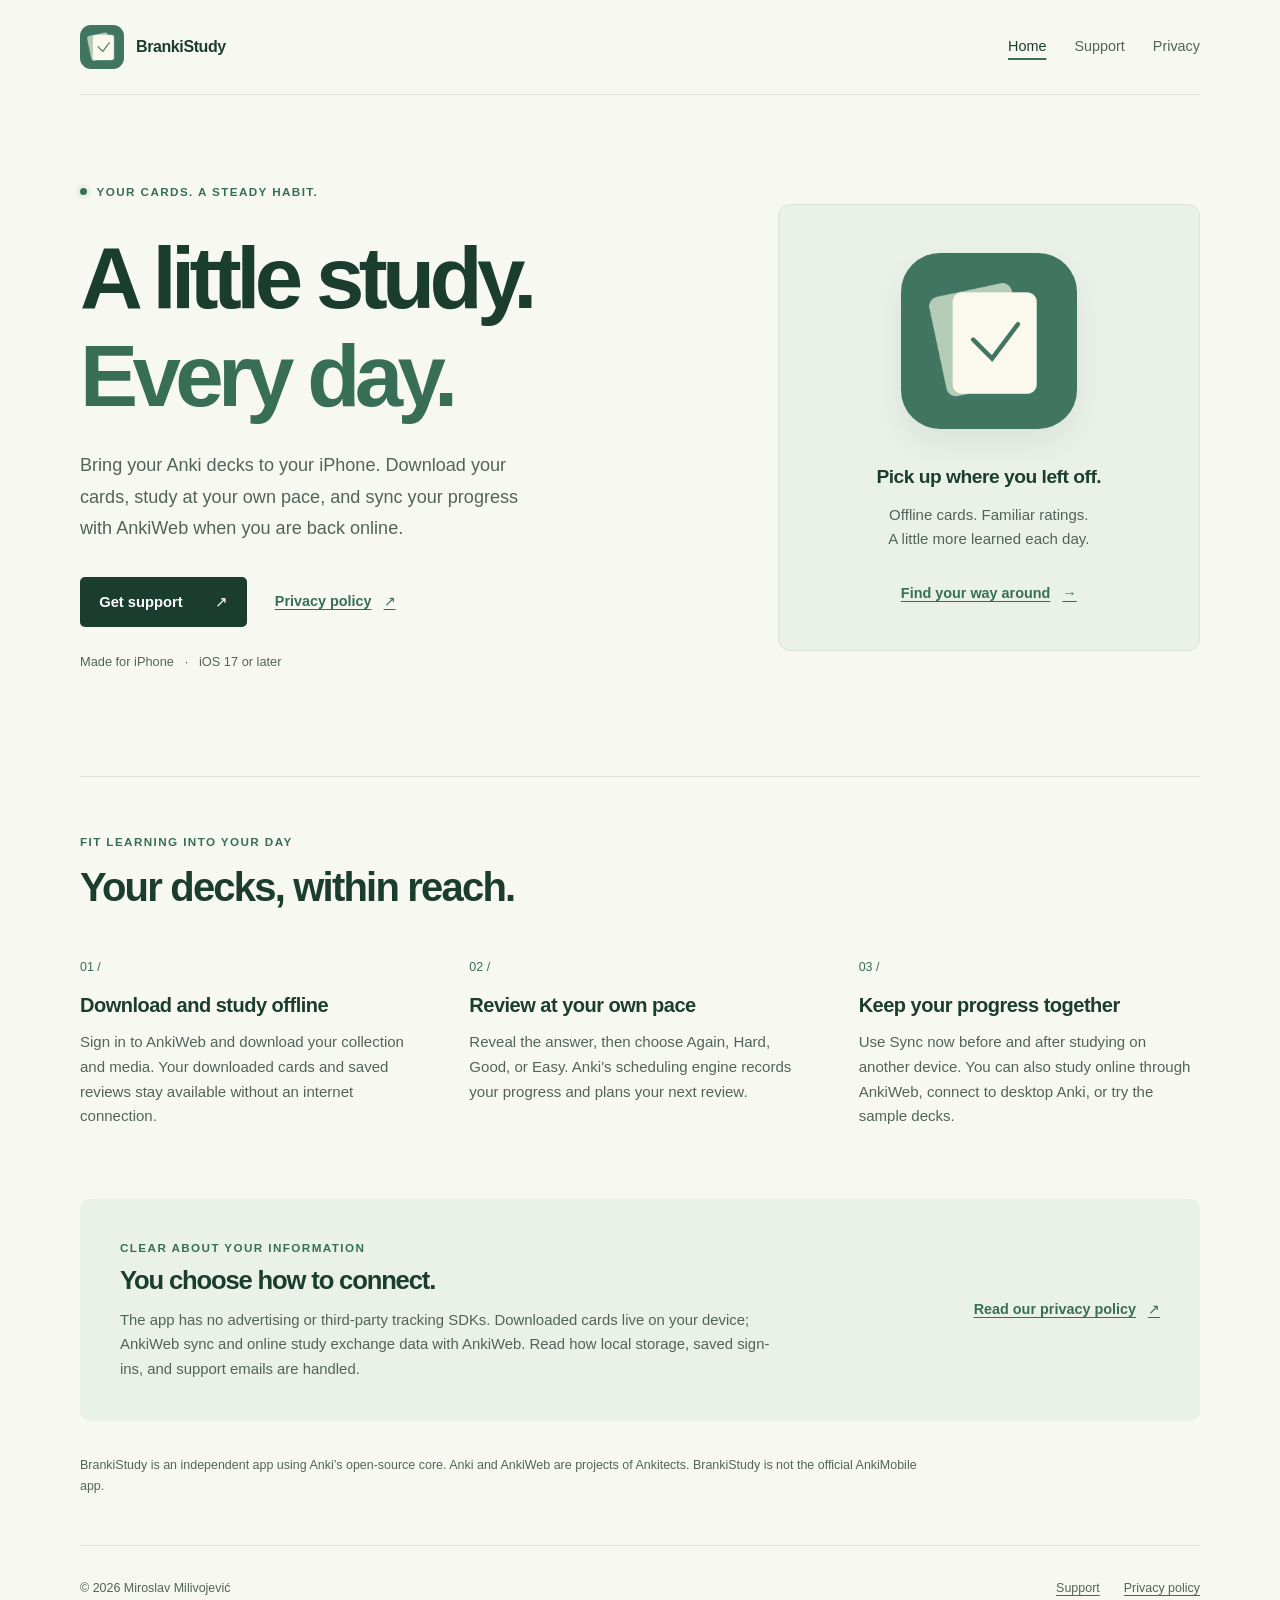
<file: index.html>
<!doctype html>
<html lang="en">
  <head>
    <meta charset="utf-8">
    <meta name="viewport" content="width=device-width, initial-scale=1">
    <meta name="description" content="BrankiStudy for iPhone. Study your Anki decks offline, sync with AnkiWeb, and keep your learning moving. Support and privacy information.">
    <meta name="theme-color" content="#386e57">
    <title>BrankiStudy — A little study. Every day.</title>
    <link rel="icon" type="image/png" href="assets/app-icon.png">
    <link rel="stylesheet" href="assets/styles.css">
  </head>
  <body>
    <a class="skip-link" href="#main">Skip to content</a>
    <header class="site-header wrap">
      <a class="brand" href="index.html" aria-label="BrankiStudy home">
        <img src="assets/app-icon.png" width="44" height="44" alt="">
        <span>BrankiStudy</span>
      </a>
      <nav aria-label="Main navigation">
        <a href="index.html" aria-current="page">Home</a>
        <a href="support.html">Support</a>
        <a href="privacy.html">Privacy</a>
      </nav>
    </header>

    <main id="main">
      <section class="hero wrap" aria-labelledby="hero-title">
        <div class="hero-copy">
          <p class="eyebrow"><span class="status-dot" aria-hidden="true"></span> Your cards. A steady habit.</p>
          <h1 id="hero-title">A little study.<br><span>Every day.</span></h1>
          <p class="hero-description">Bring your Anki decks to your iPhone. Download your cards, study at your own pace, and sync your progress with AnkiWeb when you are back online.</p>
          <div class="hero-actions">
            <a class="button" href="support.html">Get support <span aria-hidden="true">↗</span></a>
            <a class="text-link" href="privacy.html">Privacy policy <span aria-hidden="true">↗</span></a>
          </div>
          <p class="hero-note">Made for iPhone <span aria-hidden="true">·</span> iOS 17 or later</p>
        </div>
        <aside class="app-card" aria-label="About BrankiStudy">
          <img class="hero-icon" src="assets/app-icon.png" width="1024" height="1024" alt="BrankiStudy icon: two flashcards and a checkmark on a green background.">
          <p class="app-card-title">Pick up where you left off.</p>
          <p>Offline cards. Familiar ratings.<br>A little more learned each day.</p>
          <a class="text-link" href="support.html#getting-started">Find your way around <span aria-hidden="true">→</span></a>
        </aside>
      </section>

      <section class="how-section wrap" aria-labelledby="how-title">
        <div class="section-heading">
          <p class="eyebrow">Fit learning into your day</p>
          <h2 id="how-title">Your decks, within reach.</h2>
        </div>
        <div class="steps">
          <article>
            <span class="step-number" aria-hidden="true">01 /</span>
            <h3>Download and study offline</h3>
            <p>Sign in to AnkiWeb and download your collection and media. Your downloaded cards and saved reviews stay available without an internet connection.</p>
          </article>
          <article>
            <span class="step-number" aria-hidden="true">02 /</span>
            <h3>Review at your own pace</h3>
            <p>Reveal the answer, then choose Again, Hard, Good, or Easy. Anki’s scheduling engine records your progress and plans your next review.</p>
          </article>
          <article>
            <span class="step-number" aria-hidden="true">03 /</span>
            <h3>Keep your progress together</h3>
            <p>Use Sync now before and after studying on another device. You can also study online through AnkiWeb, connect to desktop Anki, or try the sample decks.</p>
          </article>
        </div>
      </section>

      <section class="privacy-band wrap" aria-labelledby="privacy-title">
        <div>
          <p class="eyebrow">Clear about your information</p>
          <h2 id="privacy-title">You choose how to connect.</h2>
          <p>The app has no advertising or third-party tracking SDKs. Downloaded cards live on your device; AnkiWeb sync and online study exchange data with AnkiWeb. Read how local storage, saved sign-ins, and support emails are handled.</p>
        </div>
        <a class="text-link" href="privacy.html">Read our privacy policy <span aria-hidden="true">↗</span></a>
      </section>

      <aside class="app-note wrap">
        <p>BrankiStudy is an independent app using Anki’s open-source core. Anki and AnkiWeb are projects of Ankitects. BrankiStudy is not the official AnkiMobile app.</p>
      </aside>
    </main>

    <footer class="site-footer wrap">
      <p>© 2026 Miroslav Milivojević</p>
      <div><a href="support.html">Support</a><a href="privacy.html">Privacy policy</a></div>
    </footer>
  </body>
</html>
</file>
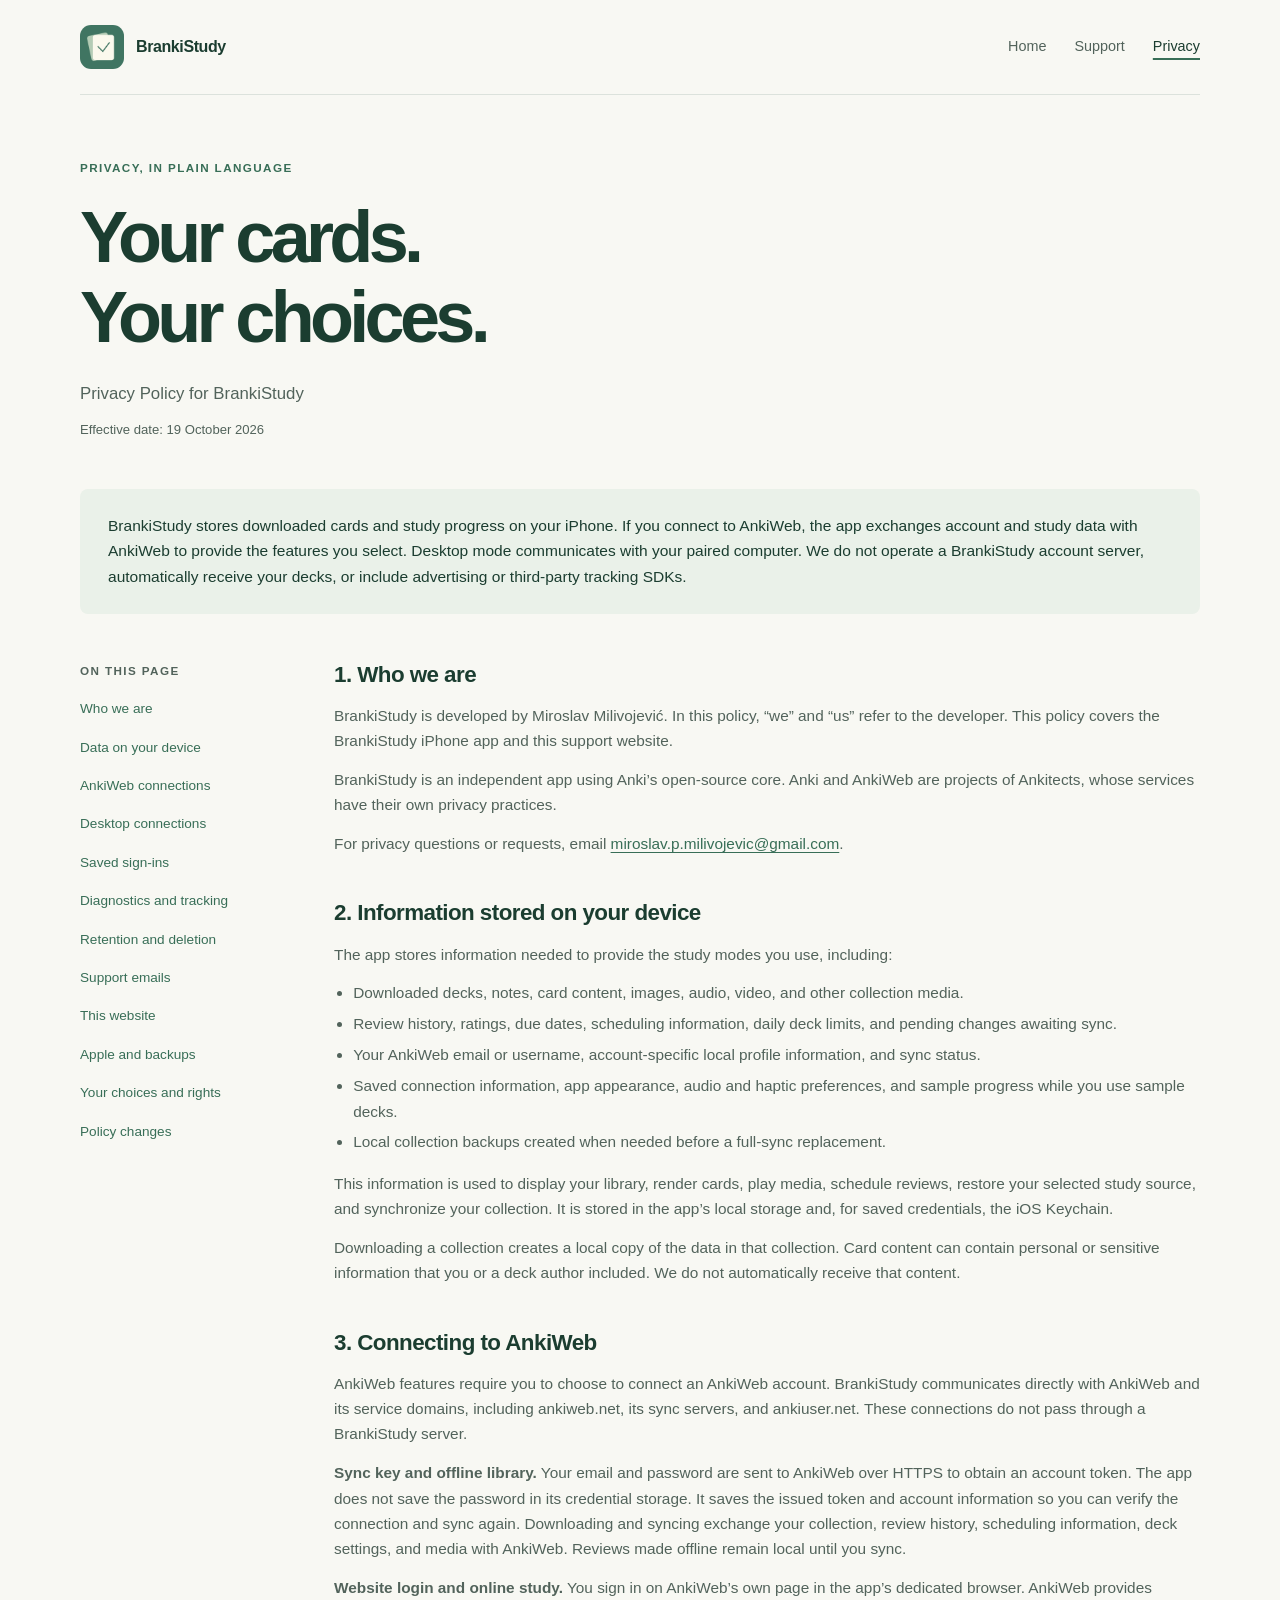
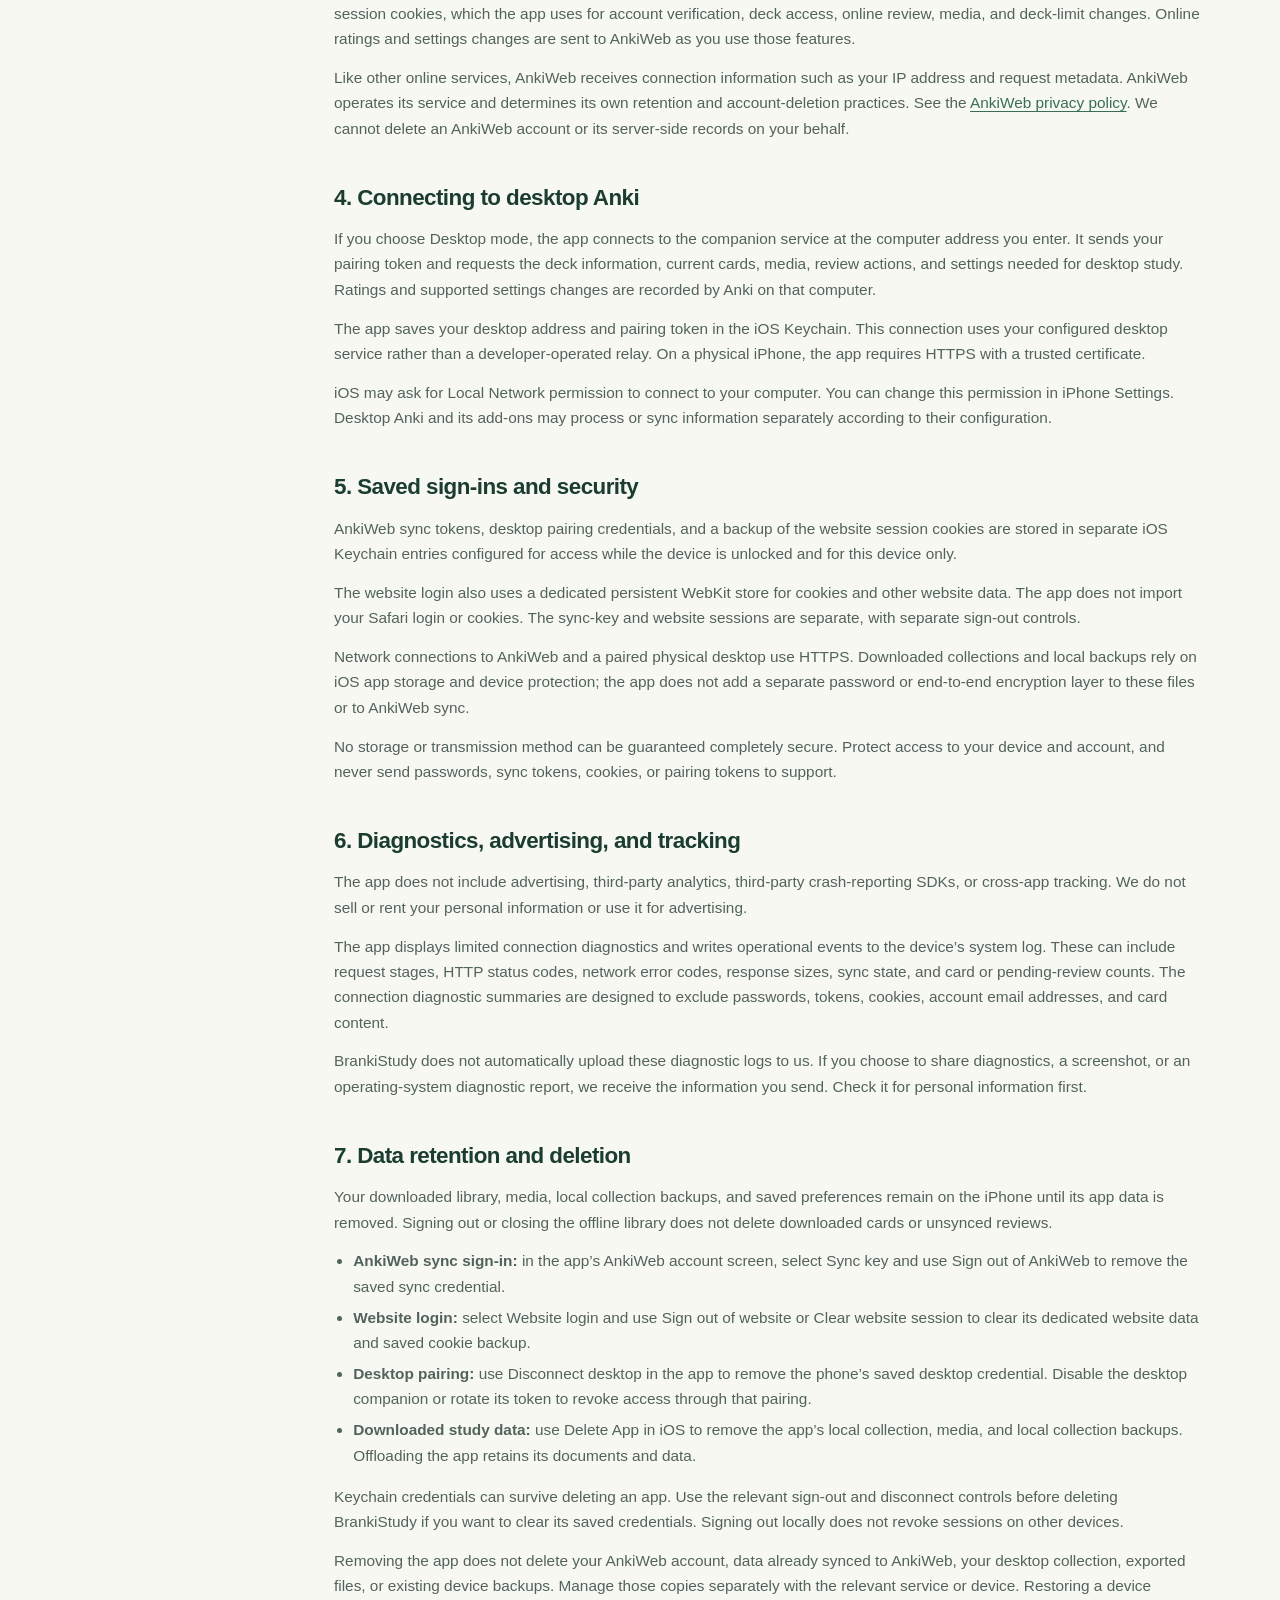
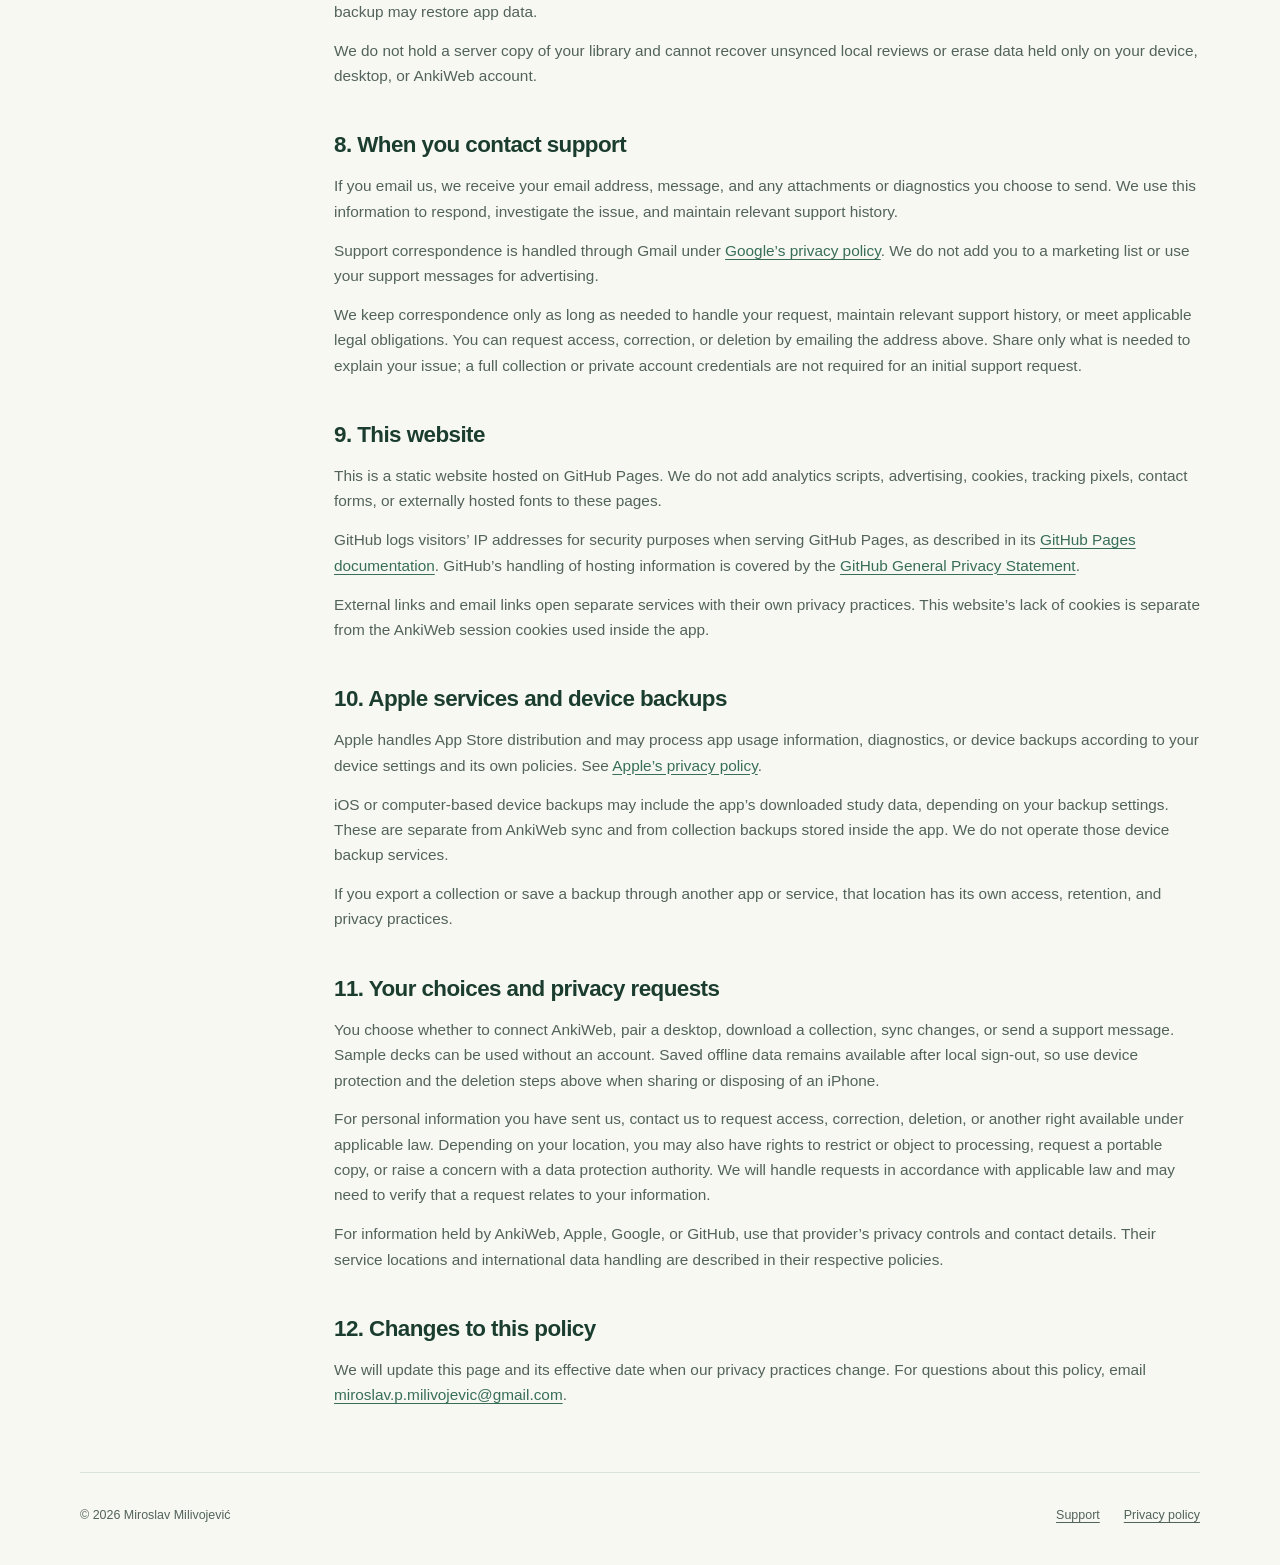
<file: privacy.html>
<!doctype html>
<html lang="en">
  <head>
    <meta charset="utf-8">
    <meta name="viewport" content="width=device-width, initial-scale=1">
    <meta name="description" content="BrankiStudy privacy policy: local study data, AnkiWeb sync and website sessions, desktop pairing, credentials, deletion, support email, and GitHub Pages hosting.">
    <meta name="theme-color" content="#386e57">
    <title>Privacy Policy — BrankiStudy</title>
    <link rel="icon" type="image/png" href="assets/app-icon.png">
    <link rel="stylesheet" href="assets/styles.css">
  </head>
  <body>
    <a class="skip-link" href="#main">Skip to content</a>
    <header class="site-header wrap">
      <a class="brand" href="index.html" aria-label="BrankiStudy home">
        <img src="assets/app-icon.png" width="44" height="44" alt="">
        <span>BrankiStudy</span>
      </a>
      <nav aria-label="Main navigation">
        <a href="index.html">Home</a>
        <a href="support.html">Support</a>
        <a href="privacy.html" aria-current="page">Privacy</a>
      </nav>
    </header>

    <main class="document policy wrap" id="main">
      <header class="page-heading">
        <p class="eyebrow">Privacy, in plain language</p>
        <h1>Your cards.<br>Your choices.</h1>
        <p class="policy-title">Privacy Policy for BrankiStudy</p>
        <p class="small">Effective date: <time datetime="2026-10-19">19 October 2026</time></p>
      </header>

      <aside class="policy-summary" aria-label="Privacy overview">
        <p>BrankiStudy stores downloaded cards and study progress on your iPhone. If you connect to AnkiWeb, the app exchanges account and study data with AnkiWeb to provide the features you select. Desktop mode communicates with your paired computer. We do not operate a BrankiStudy account server, automatically receive your decks, or include advertising or third-party tracking SDKs.</p>
      </aside>

      <div class="policy-layout">
        <nav class="policy-contents" aria-label="Privacy policy sections">
          <p class="eyebrow">On this page</p>
          <a href="#developer">Who we are</a>
          <a href="#local-data">Data on your device</a>
          <a href="#ankiweb">AnkiWeb connections</a>
          <a href="#desktop">Desktop connections</a>
          <a href="#credentials">Saved sign-ins</a>
          <a href="#diagnostics">Diagnostics and tracking</a>
          <a href="#retention">Retention and deletion</a>
          <a href="#support-emails">Support emails</a>
          <a href="#website">This website</a>
          <a href="#apple">Apple and backups</a>
          <a href="#choices">Your choices and rights</a>
          <a href="#changes">Policy changes</a>
        </nav>

        <article class="policy-body" aria-label="Full privacy policy">
          <section id="developer">
            <h2>1. Who we are</h2>
            <p>BrankiStudy is developed by Miroslav Milivojević. In this policy, “we” and “us” refer to the developer. This policy covers the BrankiStudy iPhone app and this support website.</p>
            <p>BrankiStudy is an independent app using Anki’s open-source core. Anki and AnkiWeb are projects of Ankitects, whose services have their own privacy practices.</p>
            <p>For privacy questions or requests, email <a href="mailto:miroslav.p.milivojevic@gmail.com?subject=BrankiStudy%20Privacy">miroslav.p.milivojevic@gmail.com</a>.</p>
          </section>

          <section id="local-data">
            <h2>2. Information stored on your device</h2>
            <p>The app stores information needed to provide the study modes you use, including:</p>
            <ul>
              <li>Downloaded decks, notes, card content, images, audio, video, and other collection media.</li>
              <li>Review history, ratings, due dates, scheduling information, daily deck limits, and pending changes awaiting sync.</li>
              <li>Your AnkiWeb email or username, account-specific local profile information, and sync status.</li>
              <li>Saved connection information, app appearance, audio and haptic preferences, and sample progress while you use sample decks.</li>
              <li>Local collection backups created when needed before a full-sync replacement.</li>
            </ul>
            <p>This information is used to display your library, render cards, play media, schedule reviews, restore your selected study source, and synchronize your collection. It is stored in the app’s local storage and, for saved credentials, the iOS Keychain.</p>
            <p>Downloading a collection creates a local copy of the data in that collection. Card content can contain personal or sensitive information that you or a deck author included. We do not automatically receive that content.</p>
          </section>

          <section id="ankiweb">
            <h2>3. Connecting to AnkiWeb</h2>
            <p>AnkiWeb features require you to choose to connect an AnkiWeb account. BrankiStudy communicates directly with AnkiWeb and its service domains, including ankiweb.net, its sync servers, and ankiuser.net. These connections do not pass through a BrankiStudy server.</p>
            <p><strong>Sync key and offline library.</strong> Your email and password are sent to AnkiWeb over HTTPS to obtain an account token. The app does not save the password in its credential storage. It saves the issued token and account information so you can verify the connection and sync again. Downloading and syncing exchange your collection, review history, scheduling information, deck settings, and media with AnkiWeb. Reviews made offline remain local until you sync.</p>
            <p><strong>Website login and online study.</strong> You sign in on AnkiWeb’s own page in the app’s dedicated browser. AnkiWeb provides session cookies, which the app uses for account verification, deck access, online review, media, and deck-limit changes. Online ratings and settings changes are sent to AnkiWeb as you use those features.</p>
            <p>Like other online services, AnkiWeb receives connection information such as your IP address and request metadata. AnkiWeb operates its service and determines its own retention and account-deletion practices. See the <a href="https://ankiweb.net/account/privacy">AnkiWeb privacy policy</a>. We cannot delete an AnkiWeb account or its server-side records on your behalf.</p>
          </section>

          <section id="desktop">
            <h2>4. Connecting to desktop Anki</h2>
            <p>If you choose Desktop mode, the app connects to the companion service at the computer address you enter. It sends your pairing token and requests the deck information, current cards, media, review actions, and settings needed for desktop study. Ratings and supported settings changes are recorded by Anki on that computer.</p>
            <p>The app saves your desktop address and pairing token in the iOS Keychain. This connection uses your configured desktop service rather than a developer-operated relay. On a physical iPhone, the app requires HTTPS with a trusted certificate.</p>
            <p>iOS may ask for Local Network permission to connect to your computer. You can change this permission in iPhone Settings. Desktop Anki and its add-ons may process or sync information separately according to their configuration.</p>
          </section>

          <section id="credentials">
            <h2>5. Saved sign-ins and security</h2>
            <p>AnkiWeb sync tokens, desktop pairing credentials, and a backup of the website session cookies are stored in separate iOS Keychain entries configured for access while the device is unlocked and for this device only.</p>
            <p>The website login also uses a dedicated persistent WebKit store for cookies and other website data. The app does not import your Safari login or cookies. The sync-key and website sessions are separate, with separate sign-out controls.</p>
            <p>Network connections to AnkiWeb and a paired physical desktop use HTTPS. Downloaded collections and local backups rely on iOS app storage and device protection; the app does not add a separate password or end-to-end encryption layer to these files or to AnkiWeb sync.</p>
            <p>No storage or transmission method can be guaranteed completely secure. Protect access to your device and account, and never send passwords, sync tokens, cookies, or pairing tokens to support.</p>
          </section>

          <section id="diagnostics">
            <h2>6. Diagnostics, advertising, and tracking</h2>
            <p>The app does not include advertising, third-party analytics, third-party crash-reporting SDKs, or cross-app tracking. We do not sell or rent your personal information or use it for advertising.</p>
            <p>The app displays limited connection diagnostics and writes operational events to the device’s system log. These can include request stages, HTTP status codes, network error codes, response sizes, sync state, and card or pending-review counts. The connection diagnostic summaries are designed to exclude passwords, tokens, cookies, account email addresses, and card content.</p>
            <p>BrankiStudy does not automatically upload these diagnostic logs to us. If you choose to share diagnostics, a screenshot, or an operating-system diagnostic report, we receive the information you send. Check it for personal information first.</p>
          </section>

          <section id="retention">
            <h2>7. Data retention and deletion</h2>
            <p>Your downloaded library, media, local collection backups, and saved preferences remain on the iPhone until its app data is removed. Signing out or closing the offline library does not delete downloaded cards or unsynced reviews.</p>
            <ul>
              <li><strong>AnkiWeb sync sign-in:</strong> in the app’s AnkiWeb account screen, select Sync key and use Sign out of AnkiWeb to remove the saved sync credential.</li>
              <li><strong>Website login:</strong> select Website login and use Sign out of website or Clear website session to clear its dedicated website data and saved cookie backup.</li>
              <li><strong>Desktop pairing:</strong> use Disconnect desktop in the app to remove the phone’s saved desktop credential. Disable the desktop companion or rotate its token to revoke access through that pairing.</li>
              <li><strong>Downloaded study data:</strong> use Delete App in iOS to remove the app’s local collection, media, and local collection backups. Offloading the app retains its documents and data.</li>
            </ul>
            <p>Keychain credentials can survive deleting an app. Use the relevant sign-out and disconnect controls before deleting BrankiStudy if you want to clear its saved credentials. Signing out locally does not revoke sessions on other devices.</p>
            <p>Removing the app does not delete your AnkiWeb account, data already synced to AnkiWeb, your desktop collection, exported files, or existing device backups. Manage those copies separately with the relevant service or device. Restoring a device backup may restore app data.</p>
            <p>We do not hold a server copy of your library and cannot recover unsynced local reviews or erase data held only on your device, desktop, or AnkiWeb account.</p>
          </section>

          <section id="support-emails">
            <h2>8. When you contact support</h2>
            <p>If you email us, we receive your email address, message, and any attachments or diagnostics you choose to send. We use this information to respond, investigate the issue, and maintain relevant support history.</p>
            <p>Support correspondence is handled through Gmail under <a href="https://policies.google.com/privacy">Google’s privacy policy</a>. We do not add you to a marketing list or use your support messages for advertising.</p>
            <p>We keep correspondence only as long as needed to handle your request, maintain relevant support history, or meet applicable legal obligations. You can request access, correction, or deletion by emailing the address above. Share only what is needed to explain your issue; a full collection or private account credentials are not required for an initial support request.</p>
          </section>

          <section id="website">
            <h2>9. This website</h2>
            <p>This is a static website hosted on GitHub Pages. We do not add analytics scripts, advertising, cookies, tracking pixels, contact forms, or externally hosted fonts to these pages.</p>
            <p>GitHub logs visitors’ IP addresses for security purposes when serving GitHub Pages, as described in its <a href="https://docs.github.com/en/pages/getting-started-with-github-pages/what-is-github-pages#data-collection">GitHub Pages documentation</a>. GitHub’s handling of hosting information is covered by the <a href="https://docs.github.com/en/site-policy/privacy-policies/github-general-privacy-statement">GitHub General Privacy Statement</a>.</p>
            <p>External links and email links open separate services with their own privacy practices. This website’s lack of cookies is separate from the AnkiWeb session cookies used inside the app.</p>
          </section>

          <section id="apple">
            <h2>10. Apple services and device backups</h2>
            <p>Apple handles App Store distribution and may process app usage information, diagnostics, or device backups according to your device settings and its own policies. See <a href="https://www.apple.com/legal/privacy/">Apple’s privacy policy</a>.</p>
            <p>iOS or computer-based device backups may include the app’s downloaded study data, depending on your backup settings. These are separate from AnkiWeb sync and from collection backups stored inside the app. We do not operate those device backup services.</p>
            <p>If you export a collection or save a backup through another app or service, that location has its own access, retention, and privacy practices.</p>
          </section>

          <section id="choices">
            <h2>11. Your choices and privacy requests</h2>
            <p>You choose whether to connect AnkiWeb, pair a desktop, download a collection, sync changes, or send a support message. Sample decks can be used without an account. Saved offline data remains available after local sign-out, so use device protection and the deletion steps above when sharing or disposing of an iPhone.</p>
            <p>For personal information you have sent us, contact us to request access, correction, deletion, or another right available under applicable law. Depending on your location, you may also have rights to restrict or object to processing, request a portable copy, or raise a concern with a data protection authority. We will handle requests in accordance with applicable law and may need to verify that a request relates to your information.</p>
            <p>For information held by AnkiWeb, Apple, Google, or GitHub, use that provider’s privacy controls and contact details. Their service locations and international data handling are described in their respective policies.</p>
          </section>

          <section id="changes">
            <h2>12. Changes to this policy</h2>
            <p>We will update this page and its effective date when our privacy practices change. For questions about this policy, email <a href="mailto:miroslav.p.milivojevic@gmail.com?subject=BrankiStudy%20Privacy">miroslav.p.milivojevic@gmail.com</a>.</p>
          </section>
        </article>
      </div>
    </main>

    <footer class="site-footer wrap">
      <p>© 2026 Miroslav Milivojević</p>
      <div><a href="support.html">Support</a><a href="privacy.html" aria-current="page">Privacy policy</a></div>
    </footer>
  </body>
</html>
</file>
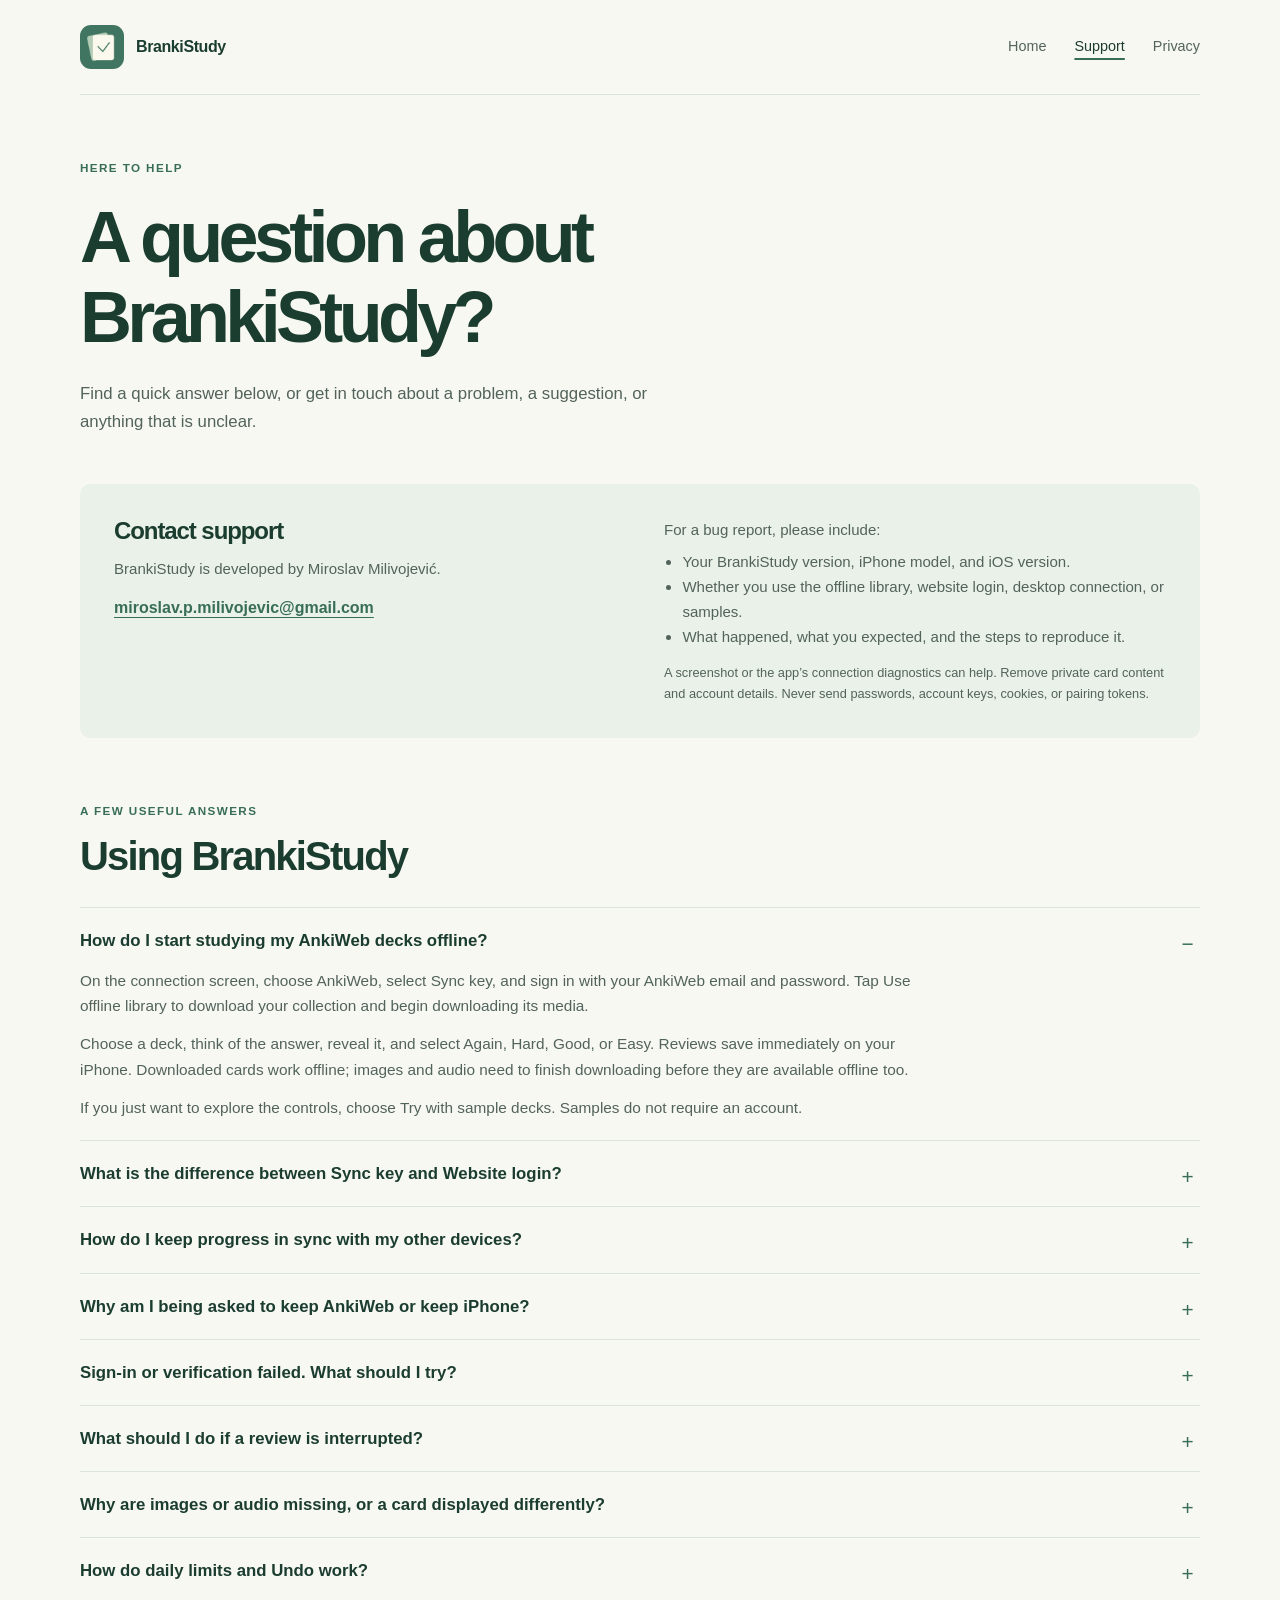
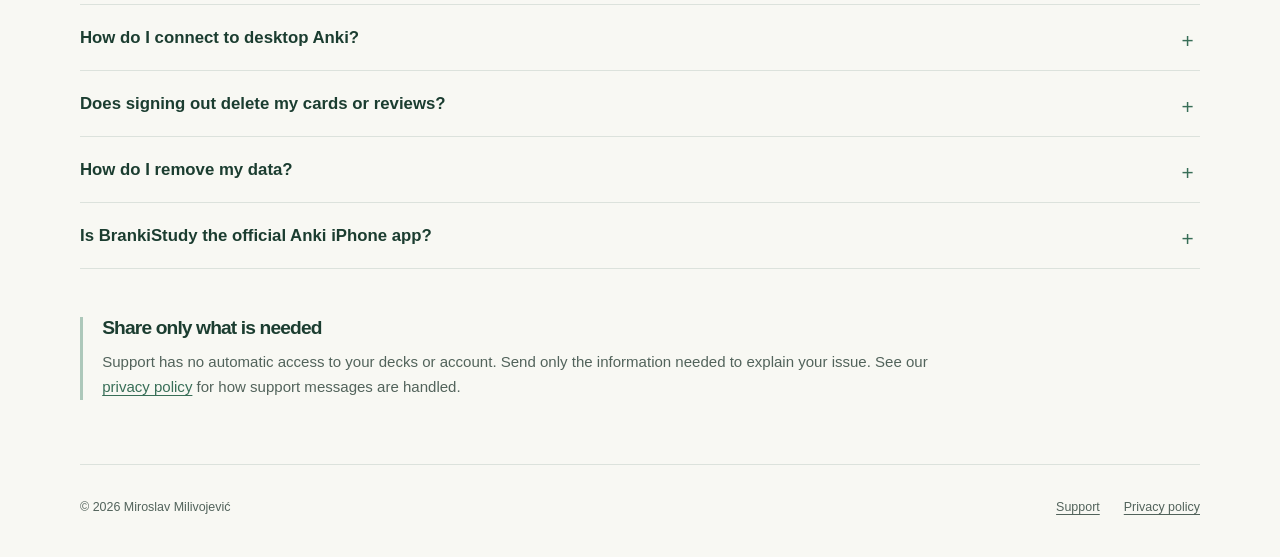
<file: support.html>
<!doctype html>
<html lang="en">
  <head>
    <meta charset="utf-8">
    <meta name="viewport" content="width=device-width, initial-scale=1">
    <meta name="description" content="Get help with BrankiStudy for iPhone: AnkiWeb sign-in, offline study, synchronization, daily limits, media, and saved data. Contact the developer.">
    <meta name="theme-color" content="#386e57">
    <title>Support — BrankiStudy</title>
    <link rel="icon" type="image/png" href="assets/app-icon.png">
    <link rel="stylesheet" href="assets/styles.css">
  </head>
  <body>
    <a class="skip-link" href="#main">Skip to content</a>
    <header class="site-header wrap">
      <a class="brand" href="index.html" aria-label="BrankiStudy home">
        <img src="assets/app-icon.png" width="44" height="44" alt="">
        <span>BrankiStudy</span>
      </a>
      <nav aria-label="Main navigation">
        <a href="index.html">Home</a>
        <a href="support.html" aria-current="page">Support</a>
        <a href="privacy.html">Privacy</a>
      </nav>
    </header>

    <main class="document wrap" id="main">
      <header class="page-heading">
        <p class="eyebrow">Here to help</p>
        <h1>A question about<br>BrankiStudy?</h1>
        <p>Find a quick answer below, or get in touch about a problem, a suggestion, or anything that is unclear.</p>
      </header>

      <section class="contact-panel" aria-labelledby="contact-title">
        <div>
          <h2 id="contact-title">Contact support</h2>
          <p>BrankiStudy is developed by Miroslav Milivojević.</p>
          <a class="contact-email" href="mailto:miroslav.p.milivojevic@gmail.com?subject=BrankiStudy%20Support">miroslav.p.milivojevic@gmail.com</a>
        </div>
        <div class="contact-tip">
          <p>For a bug report, please include:</p>
          <ul>
            <li>Your BrankiStudy version, iPhone model, and iOS version.</li>
            <li>Whether you use the offline library, website login, desktop connection, or samples.</li>
            <li>What happened, what you expected, and the steps to reproduce it.</li>
          </ul>
          <p class="small">A screenshot or the app’s connection diagnostics can help. Remove private card content and account details. Never send passwords, account keys, cookies, or pairing tokens.</p>
        </div>
      </section>

      <section class="faq-section" id="getting-started" aria-labelledby="faq-title">
        <div class="section-heading">
          <p class="eyebrow">A few useful answers</p>
          <h2 id="faq-title">Using BrankiStudy</h2>
        </div>
        <div class="faq-list">
          <details open>
            <summary>How do I start studying my AnkiWeb decks offline?</summary>
            <div class="faq-answer">
              <p>On the connection screen, choose AnkiWeb, select Sync key, and sign in with your AnkiWeb email and password. Tap Use offline library to download your collection and begin downloading its media.</p>
              <p>Choose a deck, think of the answer, reveal it, and select Again, Hard, Good, or Easy. Reviews save immediately on your iPhone. Downloaded cards work offline; images and audio need to finish downloading before they are available offline too.</p>
              <p>If you just want to explore the controls, choose Try with sample decks. Samples do not require an account.</p>
            </div>
          </details>
          <details>
            <summary>What is the difference between Sync key and Website login?</summary>
            <div class="faq-answer">
              <p>Sync key connects your downloaded library to AnkiWeb. After the initial download, you can study offline and use Sync now to exchange progress later.</p>
              <p>Website login opens AnkiWeb’s own sign-in page. After signing in, tap Study decks on this iPhone for online study. This mode needs an internet connection and saves answers directly to AnkiWeb. Open AnkiWeb decks is also available as a website fallback.</p>
              <p>The two sign-ins are separate. Signing out of one does not sign out of the other.</p>
            </div>
          </details>
          <details>
            <summary>How do I keep progress in sync with my other devices?</summary>
            <div class="faq-answer">
              <p>In the offline library, use Sync now before and after studying on another device, and sync that device with the same AnkiWeb account. Your local review history and deck-limit changes are exchanged with AnkiWeb during sync.</p>
              <p>Collection sync and media download have separate progress. If a connection fails, downloaded cards and saved reviews remain on the iPhone. Reconnect and sync again to finish.</p>
              <p>For an additional backup, use Anki on your computer to <a href="https://docs.ankiweb.net/backups.html">export your collection with scheduling and media</a> after syncing.</p>
            </div>
          </details>
          <details>
            <summary>Why am I being asked to keep AnkiWeb or keep iPhone?</summary>
            <div class="faq-answer">
              <p>Some collection changes require a full sync. Keep AnkiWeb · download replaces this iPhone’s collection with the AnkiWeb copy. Keep iPhone · upload replaces the AnkiWeb collection with the iPhone copy.</p>
              <p>Choose the copy containing the work you want to keep. The app creates a local collection backup before replacing an established iPhone collection. This is not an off-device backup and does not make the two choices equivalent.</p>
              <p>If you are unsure which copy is current, cancel and contact support before choosing a direction.</p>
            </div>
          </details>
          <details>
            <summary>Sign-in or verification failed. What should I try?</summary>
            <div class="faq-answer">
              <p>Check your connection and confirm that you can sign in to <a href="https://ankiweb.net/account/login">AnkiWeb</a> in your browser. AnkiWeb manages its own accounts and password recovery.</p>
              <p>For Sync key, use Verify connection to retry a saved token. If the app reports that it has expired or been rejected, sign in again. For Website login, use Verify website connection or clear the website session and sign in again.</p>
              <p>If the problem continues, send the error message and the Connection diagnostics or Website connection diagnostics shown in the app. Do not send your credentials.</p>
            </div>
          </details>
          <details>
            <summary>What should I do if a review is interrupted?</summary>
            <div class="faq-answer">
              <p>In the offline library, reviews commit locally. Reopen the library to continue, and sync when you have a connection.</p>
              <p>During online website study, use Reload current card after a connection interruption or returning from the background. For desktop study, use Reconnect to reviewer. These actions read the current state without automatically sending the last rating again.</p>
              <p>Flipping a card only reveals the answer. A review is recorded when you select a rating.</p>
            </div>
          </details>
          <details>
            <summary>Why are images or audio missing, or a card displayed differently?</summary>
            <div class="faq-answer">
              <p>For offline study, run Sync now and allow media download to finish. Downloaded images, audio, and video also need to use a format supported by iOS. External media links are unavailable in the offline library.</p>
              <p>BrankiStudy presents cards using a native iPhone layout, so imported styling and fonts may look different. Templates relying on JavaScript, add-on filters, interactive typed answers, live MathJax, or scripted image occlusion have compatibility limits.</p>
              <p>If a card cannot be displayed safely for grading, the app may disable its ratings. Contact support with a description or a small example that contains no private information.</p>
            </div>
          </details>
          <details>
            <summary>How do daily limits and Undo work?</summary>
            <div class="faq-answer">
              <p>Open a deck’s Daily limits. In the offline library, everyday and today-only overrides apply to that deck without editing its shared preset. Review limits can also constrain new cards, and learning cards may remain due after a daily limit is reached.</p>
              <p>Website login reads and changes AnkiWeb’s everyday limits. These settings can affect other decks that share the same preset; the screen explains this before saving. Website mode does not offer today-only overrides or Undo.</p>
              <p>Offline Undo applies to reviews made in the active local study session. Desktop Undo is available only while the desktop’s current review and undo state still match.</p>
            </div>
          </details>
          <details>
            <summary>How do I connect to desktop Anki?</summary>
            <div class="faq-answer">
              <p>Desktop mode requires Anki, AnkiConnect, and the included BrankiStudy companion add-on on your computer. The add-on appears as Anki Study iPhone Companion in Anki. It needs an enabled relay, a private pairing token, and a trusted HTTPS address reachable from your iPhone.</p>
              <p>Choose Desktop in BrankiStudy and enter that address and token. Allow Local Network access if iOS asks, and keep Anki open while studying. Keep this service on your private network; do not expose AnkiConnect directly to the internet.</p>
              <p>If you need help setting it up, contact support. For AnkiWeb offline or website study, your computer can remain off.</p>
            </div>
          </details>
          <details>
            <summary>Does signing out delete my cards or reviews?</summary>
            <div class="faq-answer">
              <p>No. Sign out of AnkiWeb removes the saved sync credential. Your downloaded collection, media, and unsynced reviews remain on the iPhone. Use Open downloaded library to return to them; sign in to the same AnkiWeb account to sync again.</p>
              <p>Sign out of website or Clear website session clears the website login stored by the app. Disconnect desktop removes its saved pairing token. Close offline library simply closes the library.</p>
              <p>None of these actions deletes your AnkiWeb account or the collection on your computer.</p>
            </div>
          </details>
          <details>
            <summary>How do I remove my data?</summary>
            <div class="faq-answer">
              <p>If you want to keep your progress, complete a sync first. Sign out of AnkiWeb, clear the website session, and disconnect desktop pairing if you used those connections. To remove the downloaded library, media, and local collection backups, use Delete App in iOS. Offloading the app keeps its documents and data.</p>
              <p>iOS Keychain credentials may survive app deletion, so use the app’s sign-out controls before removing it. Copies in AnkiWeb, desktop Anki, device backups, and exported files must be managed separately.</p>
              <p>Read the <a href="privacy.html#retention">retention and deletion section</a> for details, or email us about information you previously sent to support.</p>
            </div>
          </details>
          <details>
            <summary>Is BrankiStudy the official Anki iPhone app?</summary>
            <div class="faq-answer">
              <p>BrankiStudy is an independent app that uses Anki’s open-source core. Anki and AnkiWeb are projects of Ankitects. BrankiStudy is not the official AnkiMobile app.</p>
              <p>Contact BrankiStudy support for problems in this app. AnkiWeb account access, account deletion, and service policies are managed by AnkiWeb.</p>
            </div>
          </details>
        </div>
      </section>

      <aside class="document-note">
        <h2>Share only what is needed</h2>
        <p>Support has no automatic access to your decks or account. Send only the information needed to explain your issue. See our <a href="privacy.html#support-emails">privacy policy</a> for how support messages are handled.</p>
      </aside>
    </main>

    <footer class="site-footer wrap">
      <p>© 2026 Miroslav Milivojević</p>
      <div><a href="support.html" aria-current="page">Support</a><a href="privacy.html">Privacy policy</a></div>
    </footer>
  </body>
</html>
</file>
<file: assets/styles.css>
@charset "UTF-8";

:root {
  color-scheme: light;
  --paper: #f8f8f3;
  --ink: #1b3d30;
  --muted: #52635b;
  --green: #386e57;
  --line: #dce2dc;
  --mint: #eaf1e9;
  font-family: -apple-system, BlinkMacSystemFont, "Segoe UI", sans-serif;
  color: var(--ink);
  background: var(--paper);
  font-synthesis: none;
  -webkit-text-size-adjust: 100%;
}

* { box-sizing: border-box; }
html { scroll-behavior: smooth; scroll-padding-top: 2rem; }
body { margin: 0; font-size: 1rem; line-height: 1.65; }
a { color: var(--green); text-underline-offset: 0.22em; }
a:hover { text-decoration-thickness: 2px; }
a:focus-visible, summary:focus-visible { outline: 3px solid var(--green); outline-offset: 5px; border-radius: 3px; }
img { display: block; max-width: 100%; height: auto; }
h1, h2, h3, p, figure { margin: 0; }
h1, h2, h3 { line-height: 1.12; }
h1 { font-size: clamp(2.9rem, 6.8vw, 5.5rem); font-weight: 650; letter-spacing: -0.065em; }
h2 { font-size: clamp(1.75rem, 3.5vw, 2.5rem); font-weight: 600; letter-spacing: -0.045em; }
h3 { font-size: 1.25rem; font-weight: 600; letter-spacing: -0.025em; }
::selection { background: #c4dfcd; }
.wrap { width: min(1120px, calc(100% - 96px)); margin-inline: auto; }
.small { font-size: 0.875rem; color: var(--muted); }
.eyebrow { font-size: 0.73rem; line-height: 1.5; font-weight: 650; letter-spacing: 0.12em; text-transform: uppercase; }
.skip-link { position: absolute; z-index: 10; top: -100px; left: 1rem; padding: 0.75rem 1rem; background: var(--paper); }
.skip-link:focus { top: 1rem; }

.site-header { display: flex; align-items: center; justify-content: space-between; gap: 1.5rem; padding-block: 25px; border-bottom: 1px solid var(--line); }
.brand { display: inline-flex; align-items: center; gap: 0.75rem; color: var(--ink); text-decoration: none; font-size: 1rem; font-weight: 650; letter-spacing: -0.025em; }
.brand img { width: 44px; height: 44px; border-radius: 11px; }
.site-header nav { display: flex; align-items: center; gap: 1.75rem; }
.site-header nav a { display: inline-block; padding-block: 0.55rem; color: var(--muted); font-size: 0.9rem; text-decoration: none; }
.site-header nav a:hover, .site-header nav a[aria-current="page"] { color: var(--ink); text-decoration: underline; text-decoration-color: var(--green); text-decoration-thickness: 2px; text-underline-offset: 0.5em; }

.hero { display: grid; grid-template-columns: 1.2fr 0.8fr; align-items: center; gap: 4rem; padding-block: 64px 80px; }
.hero-copy { padding-block: 1.5rem; }
.hero .eyebrow { display: flex; align-items: center; gap: 0.6rem; color: var(--green); margin-bottom: 1.8rem; }
.status-dot { width: 7px; height: 7px; flex-shrink: 0; background: var(--green); border-radius: 50%; box-shadow: 0 0 0 4px #386e5712; }
.hero h1 span { color: var(--green); }
.hero-description { max-width: 475px; margin-top: 1.6rem; font-size: 1.13rem; color: var(--muted); line-height: 1.75; }
.hero-actions { display: flex; align-items: center; gap: 1.75rem; flex-wrap: wrap; margin-top: 2rem; }
.button { display: inline-flex; align-items: center; justify-content: space-between; gap: 2rem; min-height: 48px; padding: 0.8rem 1.2rem; color: #fff; background: var(--ink); border-radius: 5px; text-decoration: none; font-size: 0.92rem; font-weight: 550; }
.button:hover { background: var(--green); }
.text-link { display: inline-flex; align-items: center; gap: 0.75rem; min-height: 44px; font-size: 0.9rem; font-weight: 550; }
.hero-note { margin-top: 1.5rem; font-size: 0.8rem; color: var(--muted); }
.hero-note span { padding-inline: 0.45rem; }
.app-card { padding: 48px 28px 34px; background: var(--mint); border: 1px solid var(--line); border-radius: 12px; text-align: center; }
.hero-icon { width: 176px; margin-inline: auto; border-radius: 39px; box-shadow: 0 14px 30px #1b3d3014; }
.app-card-title { margin-top: 2rem; font-size: 1.2rem; font-weight: 600; letter-spacing: -0.025em; }
.app-card > p:not(.app-card-title) { margin-top: 0.65rem; font-size: 0.94rem; color: var(--muted); }
.app-card .text-link { margin-top: 1.25rem; }

.how-section { padding-block: 56px 70px; border-top: 1px solid var(--line); }
.section-heading .eyebrow { color: var(--green); margin-bottom: 0.9rem; }
.steps { display: grid; grid-template-columns: repeat(3, minmax(0, 1fr)); gap: 3rem; margin-top: 3rem; }
.step-number { display: block; margin-bottom: 1rem; color: var(--green); font-size: 0.78rem; font-variant-numeric: tabular-nums; }
.steps h3 { margin-bottom: 0.85rem; }
.steps p { color: var(--muted); font-size: 0.94rem; }
.privacy-band { display: grid; grid-template-columns: minmax(0, 1fr) auto; align-items: center; gap: 2.5rem; padding: 40px; background: var(--mint); border-radius: 10px; }
.privacy-band .eyebrow { color: var(--green); margin-bottom: 0.6rem; }
.privacy-band h2 { font-size: 1.6rem; }
.privacy-band p:not(.eyebrow) { max-width: 650px; margin-top: 0.8rem; font-size: 0.93rem; color: var(--muted); }
.privacy-band .text-link { white-space: nowrap; }
.app-note { padding-block: 34px 48px; }
.app-note p { max-width: 850px; font-size: 0.78rem; color: var(--muted); }
.site-footer { display: flex; align-items: center; justify-content: space-between; gap: 1rem; padding-block: 24px 32px; border-top: 1px solid var(--line); font-size: 0.78rem; color: var(--muted); }
.site-footer div { display: flex; gap: 1.5rem; }
.site-footer a { display: inline-block; padding-block: 0.5rem; color: var(--muted); }

.document { padding-block: 64px; }
.page-heading { max-width: 740px; margin-bottom: 3rem; }
.page-heading .eyebrow { color: var(--green); margin-bottom: 1.25rem; }
.page-heading h1 { font-size: clamp(2.75rem, 6.5vw, 4.5rem); }
.page-heading > p:not(.eyebrow) { max-width: 590px; margin-top: 1.4rem; color: var(--muted); font-size: 1.05rem; }
.page-heading > p.small { font-size: 0.82rem; margin-top: 0.7rem; }
.contact-panel { display: grid; grid-template-columns: 1fr 1fr; gap: 3rem; padding: 34px; background: var(--mint); border-radius: 10px; }
.contact-panel h2 { font-size: 1.5rem; margin-bottom: 0.8rem; }
.contact-panel p, .contact-panel li { font-size: 0.94rem; color: var(--muted); }
.contact-email { display: inline-block; margin-top: 0.8rem; font-weight: 550; overflow-wrap: anywhere; }
.contact-tip ul { margin-block: 0.5rem 0.75rem; padding-left: 1.15rem; }
.contact-tip .small { font-size: 0.8rem; }
.faq-section { margin-top: 4rem; }
.faq-list { margin-top: 1.8rem; border-top: 1px solid var(--line); }
.faq-list details { padding-block: 1.25rem; border-bottom: 1px solid var(--line); }
.faq-list summary { position: relative; padding-right: 2.5rem; list-style: none; cursor: pointer; font-size: 1.05rem; font-weight: 550; line-height: 1.5; }
.faq-list summary::-webkit-details-marker { display: none; }
.faq-list summary::after { content: "+"; position: absolute; right: 0.4rem; top: 0; font-size: 1.3rem; font-weight: 400; color: var(--green); }
.faq-list details[open] summary::after { content: "−"; }
.faq-answer { max-width: 850px; margin-top: 0.9rem; font-size: 0.96rem; color: var(--muted); }
.faq-answer p + p { margin-top: 0.8rem; }
.document-note { margin-top: 3rem; max-width: 850px; padding-left: 1.2rem; border-left: 3px solid #adc8ba; }
.document-note h2 { font-size: 1.2rem; }
.document-note p { margin-top: 0.7rem; color: var(--muted); font-size: 0.94rem; }

.policy-summary { padding: 24px 28px; border-radius: 8px; background: var(--mint); font-size: 0.97rem; }
.policy-layout { display: grid; grid-template-columns: 190px minmax(0, 1fr); gap: 4rem; align-items: start; margin-top: 3rem; }
.policy-contents { position: sticky; top: 2rem; display: flex; flex-direction: column; gap: 0.4rem; }
.policy-contents .eyebrow { margin-bottom: 0.5rem; color: var(--muted); }
.policy-contents a { display: block; padding-block: 0.3rem; font-size: 0.85rem; text-decoration: none; }
.policy-contents a:hover { text-decoration: underline; }
.policy-body { min-width: 0; }
.policy-body section + section { margin-top: 2.75rem; }
.policy-body h2 { margin-bottom: 1rem; font-size: 1.4rem; letter-spacing: -0.025em; }
.policy-body p, .policy-body li { font-size: 0.96rem; color: var(--muted); }
.policy-body p + p { margin-top: 0.85rem; }
.policy-body ul { padding-left: 1.2rem; margin-block: 0.85rem 1rem; }
.policy-body li + li { margin-top: 0.35rem; }
.policy-body a { overflow-wrap: anywhere; }

@media (max-width: 1000px) {
  .wrap { width: min(1120px, calc(100% - 64px)); }
  .hero { gap: 2.5rem; }
  .contact-panel { gap: 2rem; }
  .policy-layout { gap: 2.5rem; }
  .privacy-band { grid-template-columns: minmax(0, 1fr); gap: 1.25rem; }
}

@media (max-width: 700px) {
  .wrap { width: calc(100% - 40px); }
  .site-header { flex-wrap: wrap; gap: 0.75rem; padding-block: 18px; }
  .site-header nav { gap: 1.25rem; }
  .site-header nav a { font-size: 0.85rem; }
  .hero { grid-template-columns: minmax(0, 1fr); gap: 2rem; padding-block: 36px 48px; }
  .hero-copy { padding-block: 0.5rem; }
  .hero h1 { font-size: clamp(2.75rem, 10vw, 4.5rem); }
  .hero .eyebrow { font-size: 0.66rem; margin-bottom: 1.25rem; }
  .hero-description { max-width: 510px; font-size: 1rem; }
  .hero-actions { margin-top: 1.5rem; gap: 1.4rem; }
  .hero-note { margin-top: 1rem; }
  .app-card { width: 100%; max-width: 450px; justify-self: center; padding-block: 34px 24px; }
  .hero-icon { width: 144px; border-radius: 32px; }
  .how-section { padding-block: 40px; }
  .steps { grid-template-columns: minmax(0, 1fr); gap: 1.75rem; margin-top: 2rem; }
  .steps article { padding-left: 2.6rem; position: relative; }
  .step-number { position: absolute; top: 0.2rem; left: 0; }
  .steps h3 { margin-bottom: 0.6rem; }
  .privacy-band { padding: 25px; gap: 1rem; }
  .privacy-band .text-link { white-space: normal; }
  .app-note { padding-block: 28px 32px; }
  .site-footer { align-items: flex-start; flex-direction: column; gap: 0.4rem; padding-block: 20px; }
  .document { padding-block: 40px; }
  .page-heading { margin-bottom: 2rem; }
  .page-heading > p:not(.eyebrow) { font-size: 1rem; }
  .contact-panel { grid-template-columns: minmax(0, 1fr); padding: 24px; gap: 1.5rem; }
  .contact-tip { border-top: 1px solid #ceddcf; padding-top: 1.25rem; }
  .contact-email { font-size: 0.95rem; }
  .faq-section { margin-top: 3rem; }
  .faq-list summary { font-size: 1rem; }
  .policy-summary { padding: 22px; }
  .policy-layout { grid-template-columns: minmax(0, 1fr); gap: 2.5rem; margin-top: 2rem; }
  .policy-contents { position: static; padding-bottom: 1.5rem; border-bottom: 1px solid var(--line); }
  .policy-contents a { padding-block: 0.4rem; }
}

@media (prefers-reduced-motion: reduce) {
  html { scroll-behavior: auto; }
}

@media print {
  :root { background: #fff; color: #000; }
  .wrap { width: 100%; }
  .skip-link, .site-header nav, .policy-contents, .hero-actions { display: none; }
  .document { padding-block: 1rem; }
  .policy-layout { display: block; }
  .policy-body section { break-inside: avoid; }
  .policy-body p, .policy-body li { color: #222; }
  .site-footer { margin-top: 2rem; }
}
</file>
